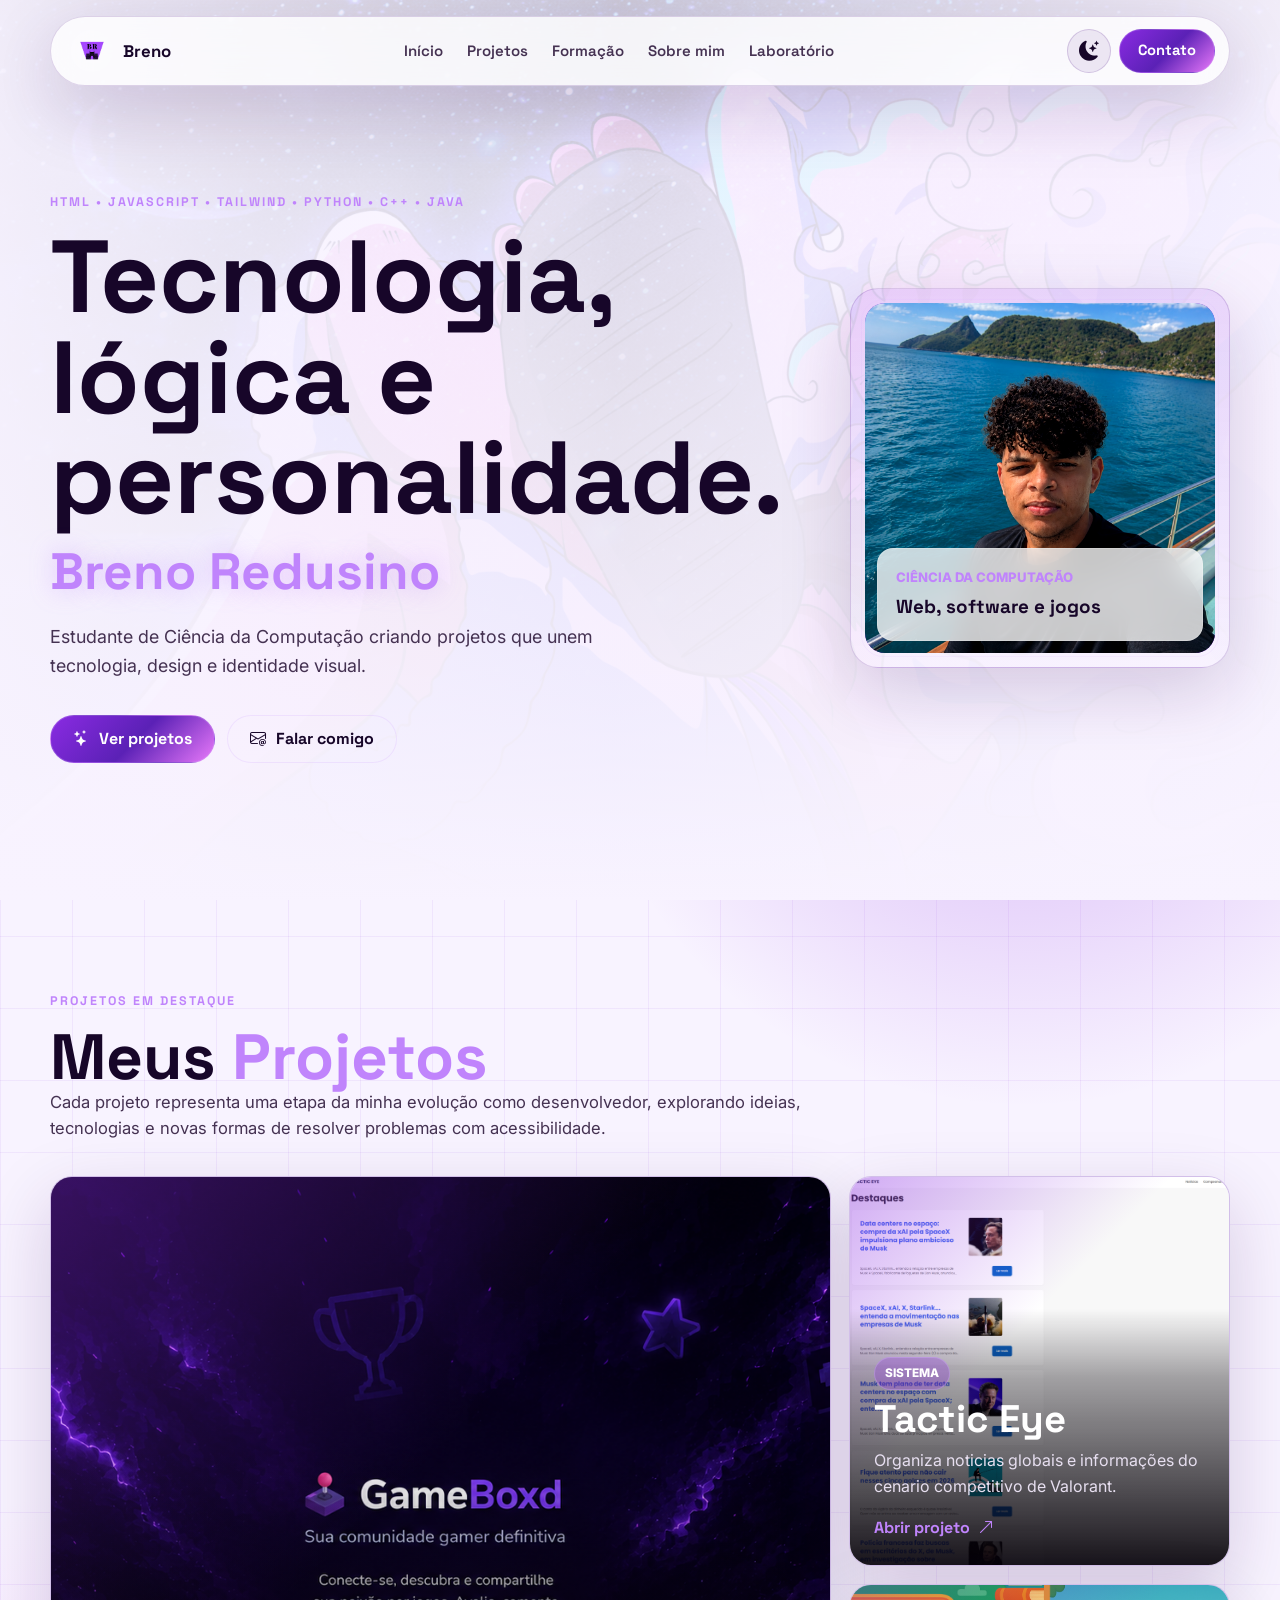
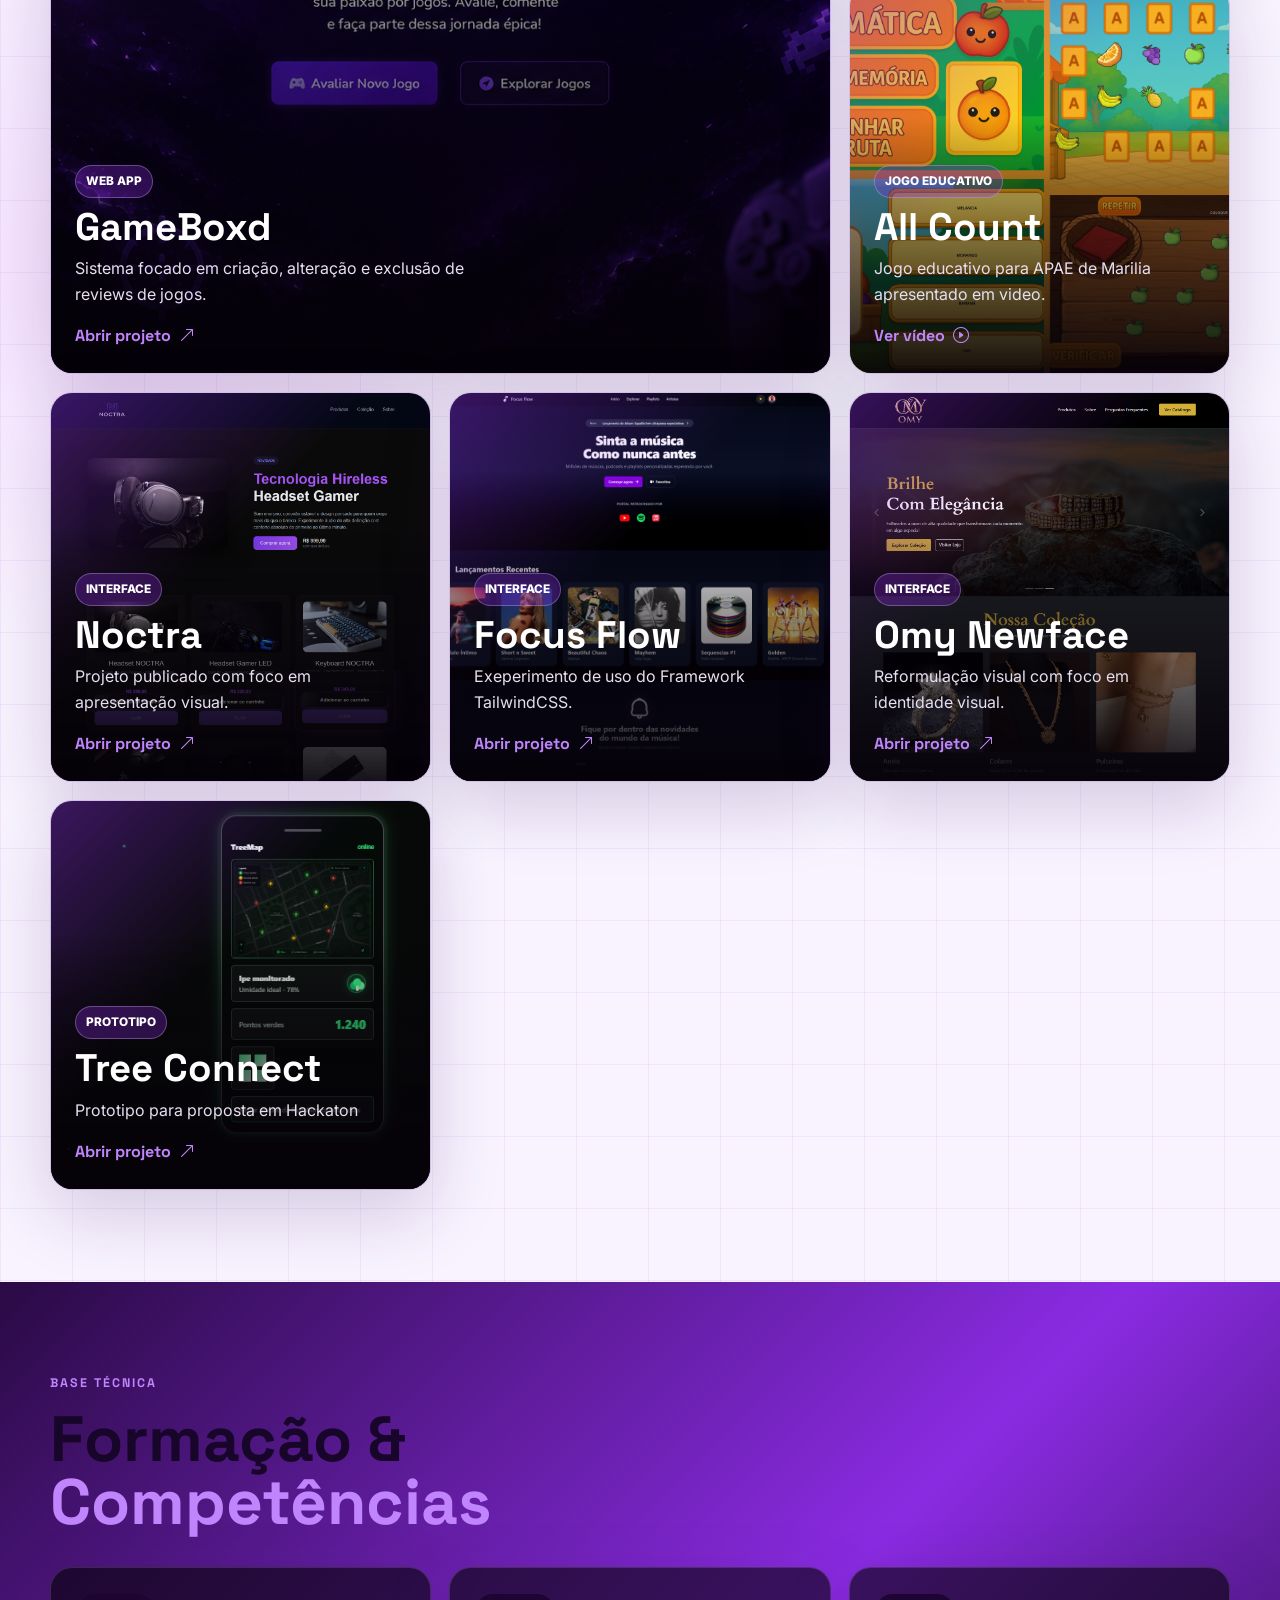
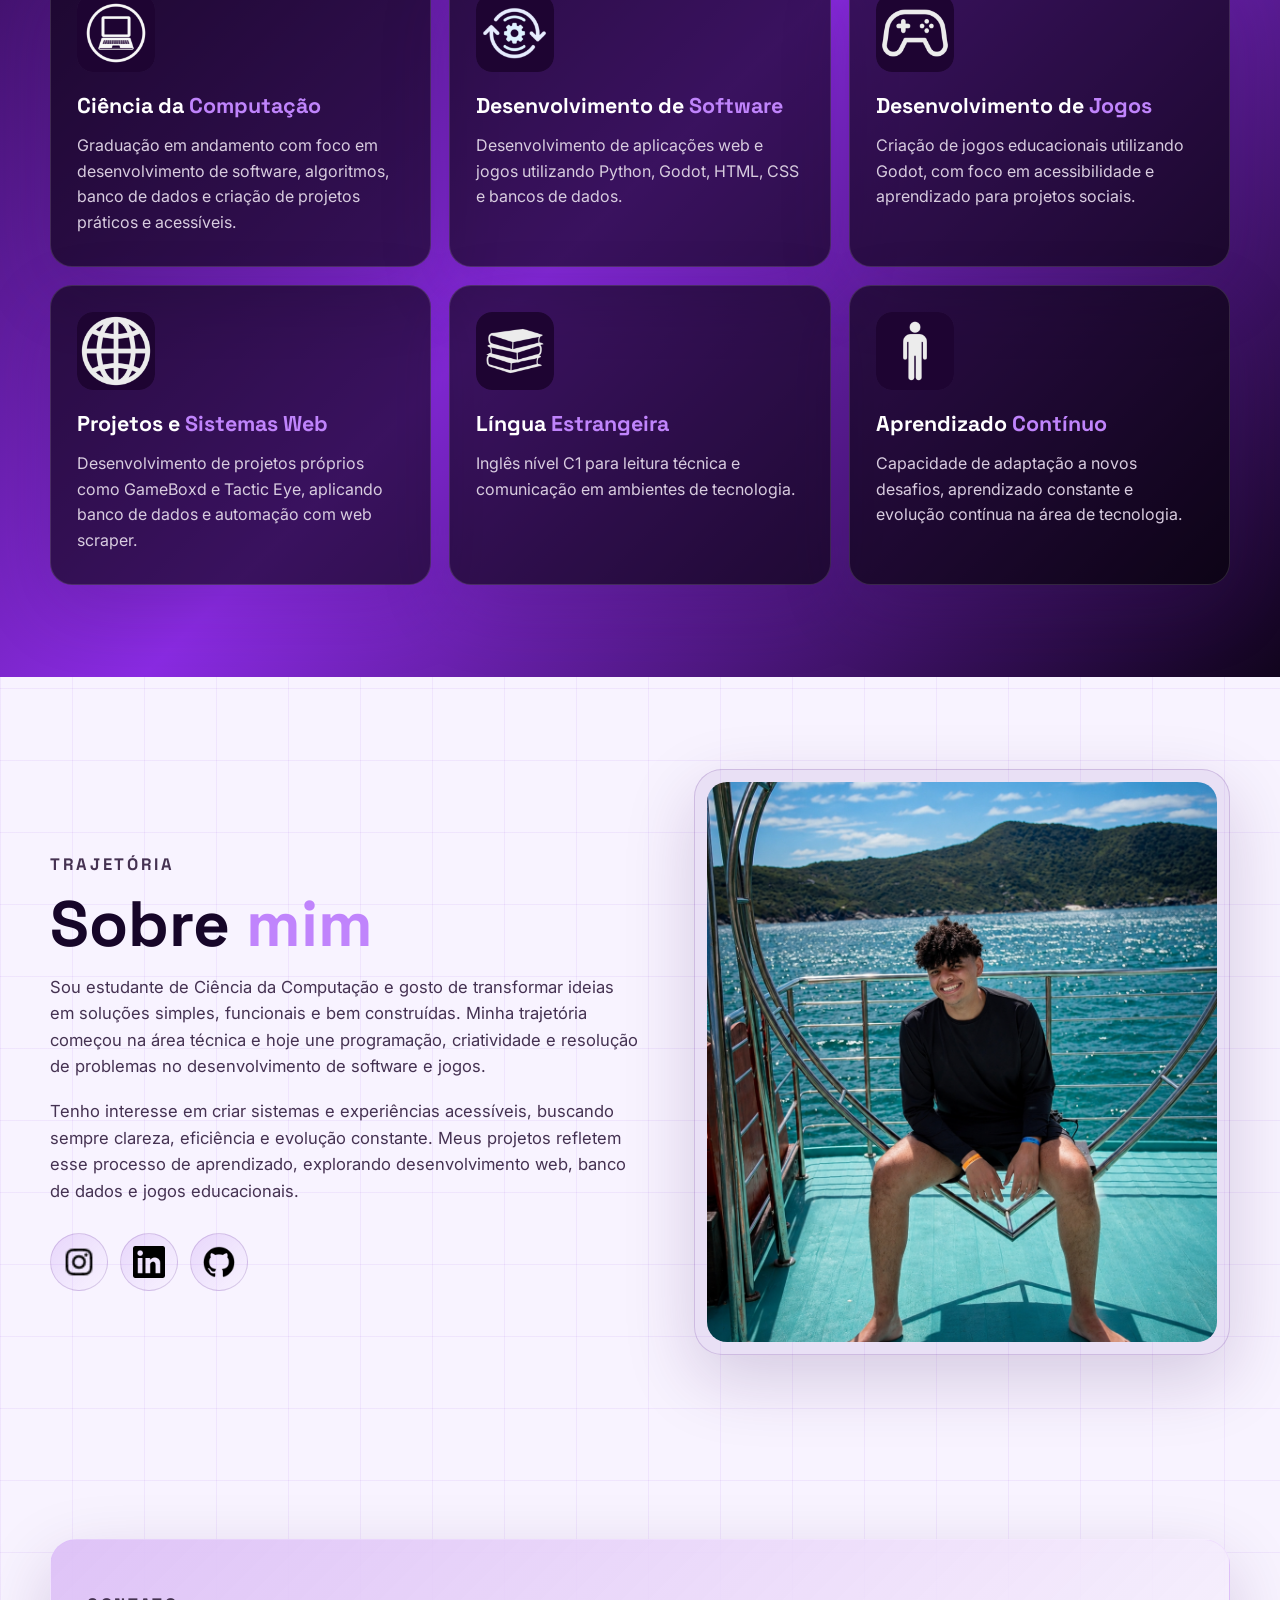
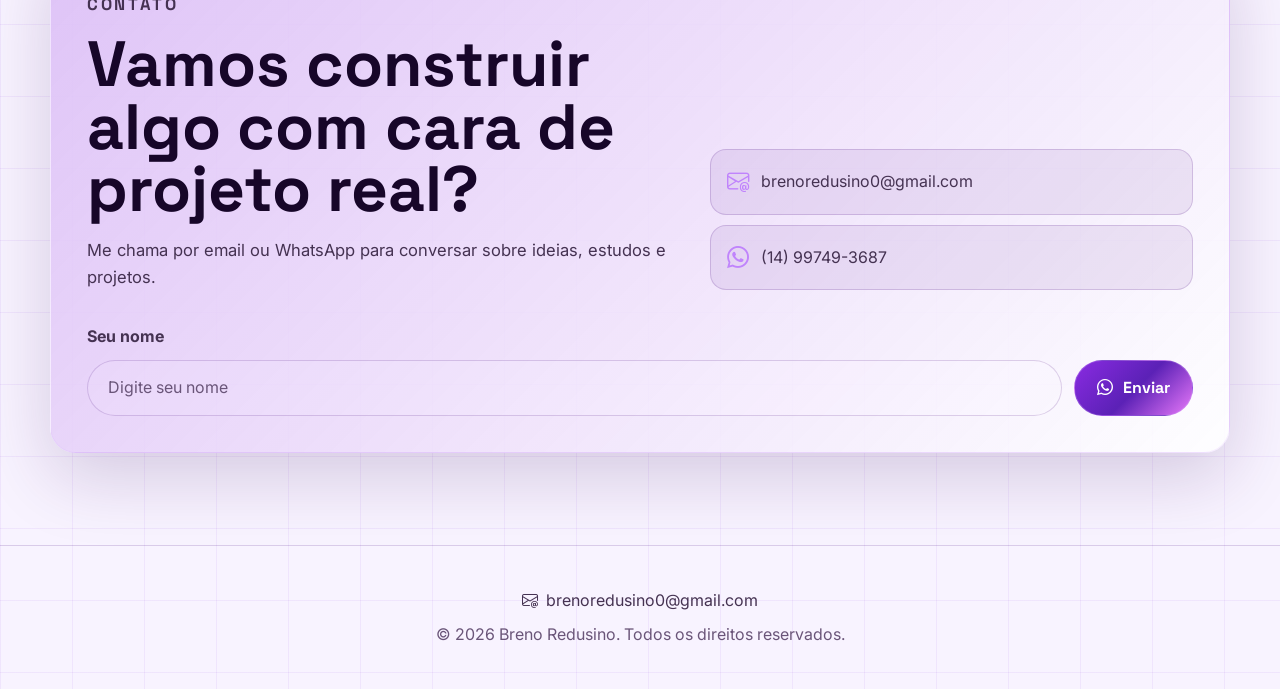
<file: index.html>
<!DOCTYPE html>
<html lang="pt-br">
<head>
    <meta charset="UTF-8">
    <meta name="viewport" content="width=device-width, initial-scale=1.0">
    <meta name="description" content="Portf&oacute;lio de Breno Redusino, estudante de Ci&ecirc;ncia da Computa&ccedil;&atilde;o e desenvolvedor de projetos web, software e jogos.">
    <link rel="preconnect" href="https://fonts.googleapis.com">
    <link rel="preconnect" href="https://fonts.gstatic.com" crossorigin>
    <link href="https://fonts.googleapis.com/css2?family=Inter:wght@400;500;600;700;800&family=Space+Grotesk:wght@500;600;700&display=swap" rel="stylesheet">
    <link rel="stylesheet" href="https://cdn.jsdelivr.net/npm/bootstrap-icons@1.11.3/font/bootstrap-icons.min.css">
    <link rel="stylesheet" href="assets/css/pages/home.css">
    <title>Breno Redusino | Portf&oacute;lio</title>
</head>

<body>
    <header class="site-header" id="topo">
        <a class="brand" href="#inicial" aria-label="Ir para o in&iacute;cio">
            <img src="assets/images/fotos/logo.png" alt="Logo do Breno">
            <span>Breno</span>
        </a>

        <nav class="desktop-nav" aria-label="Menu principal">
            <a href="#inicial">In&iacute;cio</a>
            <a href="#projetos">Projetos</a>
            <a href="#formacao">Forma&ccedil;&atilde;o</a>
            <a href="#sobre-mim">Sobre mim</a>
            <a href="pages/lab.html">Laborat&oacute;rio</a>
        </nav>

        <div class="header-actions">
            <button class="icon-button" id="theme-toggle" type="button" aria-label="Alternar tema">
                <i class="bi bi-sun-fill theme-icon-light"></i>
                <i class="bi bi-moon-stars-fill theme-icon-dark"></i>
            </button>
            <a class="button button-compact" href="#contato">Contato</a>
            <button class="icon-button mobile-trigger" id="mobile-menu-button" type="button" aria-label="Abrir menu" aria-expanded="false" aria-controls="mobile-menu">
                <i class="bi bi-list"></i>
            </button>
        </div>

        <nav class="mobile-nav" id="mobile-menu" aria-label="Menu mobile">
            <a href="#inicial">In&iacute;cio</a>
            <a href="#projetos">Projetos</a>
            <a href="#formacao">Forma&ccedil;&atilde;o</a>
            <a href="#sobre-mim">Sobre mim</a>
            <a href="pages/lab.html">Laborat&oacute;rio</a>
            <a href="#contato">Contato</a>
        </nav>
    </header>

    <main>
        <section class="hero section-shell" id="inicial">
            <div class="hero-backdrop" aria-hidden="true"></div>
            <div class="hero-content">
                <div class="hero-copy">
                    <p class="eyebrow">HTML • JavaScript • Tailwind • Python • C++ • Java</p>
                    <h1>Tecnologia, lógica e personalidade.</h1>
                    <p class="hero-name">Breno Redusino</p>
                    <p class="hero-description">
                        Estudante de Ciência da Computação criando projetos que unem tecnologia, design e identidade visual.
                    <div class="hero-actions">
                        <a class="button" href="#projetos">
                            <i class="bi bi-stars"></i>
                            Ver projetos
                        </a>
                        <a class="button button-ghost" href="mailto:brenoredusino0@gmail.com">
                            <i class="bi bi-envelope-at"></i>
                            Falar comigo
                        </a>
                    </div>
                </div>

                <aside class="profile-panel" aria-label="Resumo de Breno">
                    <div class="profile-photo-wrap">
                        <img src="assets/images/projetos/breno.png" alt="Foto de Breno Redusino" class="profile-photo">
                    </div>
                    <div class="profile-meta">
                        <span>Ci&ecirc;ncia da Computa&ccedil;&atilde;o</span>
                        <strong>Web, software e jogos</strong>
                    </div>
                </aside>
            </div>
        </section>

        <section class="projects section-shell" id="projetos">
            <div class="section-heading">
                <p class="eyebrow">Projetos em destaque</p>
                <h2>Meus <span>Projetos</span></h2>
                <p>Cada projeto representa uma etapa da minha evolu&ccedil;&atilde;o como desenvolvedor, explorando ideias, tecnologias e novas formas de resolver problemas com acessibilidade.</p>
            </div>

            <div class="project-grid">
                <a class="project-card project-card-large" href="https://gameboxd.online" target="_blank" rel="noopener noreferrer">
                    <img src="assets/images/projetos/GameBoxd.png" alt="Preview do projeto GameBoxd">
                    <div class="project-overlay">
                        <span class="project-tag">Web app</span>
                        <h3>GameBoxd</h3>
                        <p>Sistema focado em criação, alteração e exclusão de reviews de jogos.</p>
                        <span class="project-link">Abrir projeto <i class="bi bi-arrow-up-right"></i></span>
                    </div>
                </a>

                <a class="project-card" href="https://tactic-eye.onrender.com/" target="_blank" rel="noopener noreferrer">
                    <img src="assets/images/projetos/TaticEye.png" alt="Preview do projeto Tactic Eye">
                    <div class="project-overlay">
                        <span class="project-tag">Sistema</span>
                        <h3>Tactic Eye</h3>
                        <p>Organiza noticias globais e informações do cenario competitivo de Valorant.</p>
                        <span class="project-link">Abrir projeto <i class="bi bi-arrow-up-right"></i></span>
                    </div>
                </a>

                <a class="project-card" href="https://www.youtube.com/shorts/6MlwP1mmOAY" target="_blank" rel="noopener noreferrer">
                    <img src="assets/images/projetos/All Count.png" alt="Preview do projeto All Count">
                    <div class="project-overlay">
                        <span class="project-tag">Jogo Educativo</span>
                        <h3>All Count</h3>
                        <p>Jogo educativo para APAE de Marilia apresentado em video.</p>
                        <span class="project-link">Ver v&iacute;deo <i class="bi bi-play-circle"></i></span>
                    </div>
                </a>

                <a class="project-card" href="https://ybreno.github.io/NOCTRA/" target="_blank" rel="noopener noreferrer">
                    <img src="assets/images/projetos/Noctra.png" alt="Preview do projeto Noctra">
                    <div class="project-overlay">
                        <span class="project-tag">Interface</span>
                        <h3>Noctra</h3>
                        <p>Projeto publicado com foco em apresenta&ccedil;&atilde;o visual.</p>
                        <span class="project-link">Abrir projeto <i class="bi bi-arrow-up-right"></i></span>
                    </div>
                </a>

                <a class="project-card" href="https://ybreno.github.io/Focus-Flow/" target="_blank" rel="noopener noreferrer">
                    <img src="assets/images/projetos/FocusFlow.png" alt="Preview do projeto FocusFlow">
                    <div class="project-overlay">
                        <span class="project-tag">Interface</span>
                        <h3>Focus Flow</h3>
                        <p>Exeperimento de uso do Framework TailwindCSS.</p>
                        <span class="project-link">Abrir projeto <i class="bi bi-arrow-up-right"></i></span>
                    </div>
                </a>

                <a class="project-card" href="https://ybreno.github.io/Omy-newface/" target="_blank" rel="noopener noreferrer">
                    <img src="assets/images/projetos/Omy.png" alt="Preview do projeto Omy Newface">
                    <div class="project-overlay">
                        <span class="project-tag">Interface</span>
                        <h3>Omy Newface</h3>
                        <p>Reformulação visual com foco em identidade visual.</p>
                        <span class="project-link">Abrir projeto <i class="bi bi-arrow-up-right"></i></span>
                    </div>
                </a>

                <a class="project-card" href="https://tree-connect-phi.vercel.app/" target="_blank" rel="noopener noreferrer">
                    <img src="assets\images\projetos\TreeConnect.png" alt="Preview do projeto Tree Connect">
                    <div class="project-overlay">
                        <span class="project-tag">Prototipo</span>
                        <h3>Tree Connect</h3>
                        <p>Prototipo para proposta em Hackaton</p>
                        <span class="project-link">Abrir projeto <i class="bi bi-arrow-up-right"></i></span>
                    </div>
                </a>
            </div>
        </section>

        <section class="skills section-shell" id="formacao">
            <div class="section-heading">
                <p class="eyebrow">Base t&eacute;cnica</p>
                <h2>Forma&ccedil;&atilde;o & <span>Compet&ecirc;ncias</span></h2>
            </div>

            <div class="skill-grid">
                <article class="skill-card">
                    <img src="assets/images/fotos/BCC.png" alt="">
                    <h3>Ci&ecirc;ncia da <span>Computa&ccedil;&atilde;o</span></h3>
                    <p>Gradua&ccedil;&atilde;o em andamento com foco em desenvolvimento de software, algoritmos, banco de dados e cria&ccedil;&atilde;o de projetos pr&aacute;ticos e acess&iacute;veis.</p>
                </article>

                <article class="skill-card">
                    <img src="assets/images/fotos/Software.png" alt="">
                    <h3>Desenvolvimento de <span>Software</span></h3>
                    <p>Desenvolvimento de aplica&ccedil;&otilde;es web e jogos utilizando Python, Godot, HTML, CSS e bancos de dados.</p>
                </article>

                <article class="skill-card">
                    <img src="assets/images/fotos/Games.png" alt="">
                    <h3>Desenvolvimento de <span>Jogos</span></h3>
                    <p>Cria&ccedil;&atilde;o de jogos educacionais utilizando Godot, com foco em acessibilidade e aprendizado para projetos sociais.</p>
                </article>

                <article class="skill-card">
                    <img src="assets/images/fotos/Web.png" alt="">
                    <h3>Projetos e <span>Sistemas Web</span></h3>
                    <p>Desenvolvimento de projetos pr&oacute;prios como GameBoxd e Tactic Eye, aplicando banco de dados e automa&ccedil;&atilde;o com web scraper.</p>
                </article>

                <article class="skill-card">
                    <img src="assets/images/fotos/Ingles.png" alt="">
                    <h3>L&iacute;ngua <span>Estrangeira</span></h3>
                    <p>Ingl&ecirc;s n&iacute;vel C1 para leitura t&eacute;cnica e comunica&ccedil;&atilde;o em ambientes de tecnologia.</p>
                </article>

                <article class="skill-card">
                    <img src="assets/images/fotos/Pessoa.png" alt="">
                    <h3>Aprendizado <span>Cont&iacute;nuo</span></h3>
                    <p>Capacidade de adapta&ccedil;&atilde;o a novos desafios, aprendizado constante e evolu&ccedil;&atilde;o cont&iacute;nua na &aacute;rea de tecnologia.</p>
                </article>
            </div>
        </section>

        <section class="about section-shell" id="sobre-mim">
            <div class="about-copy">
                <p class="eyebrow">Trajet&oacute;ria</p>
                <h2>Sobre <span>mim</span></h2>
                <p>
                    Sou estudante de Ci&ecirc;ncia da Computa&ccedil;&atilde;o e gosto de transformar ideias em solu&ccedil;&otilde;es simples, funcionais e bem constru&iacute;das. Minha trajet&oacute;ria come&ccedil;ou na &aacute;rea t&eacute;cnica e hoje une programa&ccedil;&atilde;o, criatividade e resolu&ccedil;&atilde;o de problemas no desenvolvimento de software e jogos.
                </p>
                <p>
                    Tenho interesse em criar sistemas e experi&ecirc;ncias acess&iacute;veis, buscando sempre clareza, efici&ecirc;ncia e evolu&ccedil;&atilde;o constante. Meus projetos refletem esse processo de aprendizado, explorando desenvolvimento web, banco de dados e jogos educacionais.
                </p>

                <div class="social-links">
                    <a href="https://www.instagram.com/thatsmebreno/" target="_blank" rel="noopener noreferrer" aria-label="Instagram de Breno">
                        <img id="insta_icon" src="assets/images/fotos/instagram.png" alt="">
                    </a>
                    <a href="https://www.linkedin.com/in/ybreno/" target="_blank" rel="noopener noreferrer" aria-label="LinkedIn de Breno">
                        <img id="linkedin_icon" src="assets/images/fotos/linedin.png" alt="">
                    </a>
                    <a href="https://github.com/yBreno" target="_blank" rel="noopener noreferrer" aria-label="GitHub de Breno">
                        <img id="github_icon" src="assets/images/fotos/git.png" alt="">
                    </a>
                </div>
            </div>

            <div class="about-image">
                <img src="assets/images/fotos/sobre_mim.png" alt="Breno em foto de perfil">
            </div>
        </section>

        <section class="contact section-shell" id="contato">
            <div class="contact-card">
                <div>
                    <p class="eyebrow">Contato</p>
                    <h2>Vamos construir algo com cara de projeto real?</h2>
                    <p>Me chama por email ou WhatsApp para conversar sobre ideias, estudos e projetos.</p>
                </div>

                <div class="contact-links">
                    <a href="mailto:brenoredusino0@gmail.com">
                        <i class="bi bi-envelope-at"></i>
                        brenoredusino0@gmail.com
                    </a>
                    <a href="https://api.whatsapp.com/send?phone=5514997493687" target="_blank" rel="noopener noreferrer">
                        <i class="bi bi-whatsapp"></i>
                        (14) 99749-3687
                    </a>
                </div>

                <form class="contact-form" id="contact-form">
                    <label for="contact-name">Seu nome</label>
                    <div class="form-row">
                        <input id="contact-name" name="nome" type="text" autocomplete="name" placeholder="Digite seu nome">
                        <button class="button" type="submit">
                            <i class="bi bi-whatsapp"></i>
                            Enviar
                        </button>
                    </div>
                </form>
            </div>
        </section>
    </main>

    <footer class="site-footer">
        <a href="mailto:brenoredusino0@gmail.com">
            <i class="bi bi-envelope-at"></i>
            brenoredusino0@gmail.com
        </a>
        <p>&copy; 2026 Breno Redusino. Todos os direitos reservados.</p>
    </footer>

    <script src="assets/js/main.js"></script>
</body>
</html>
</file>
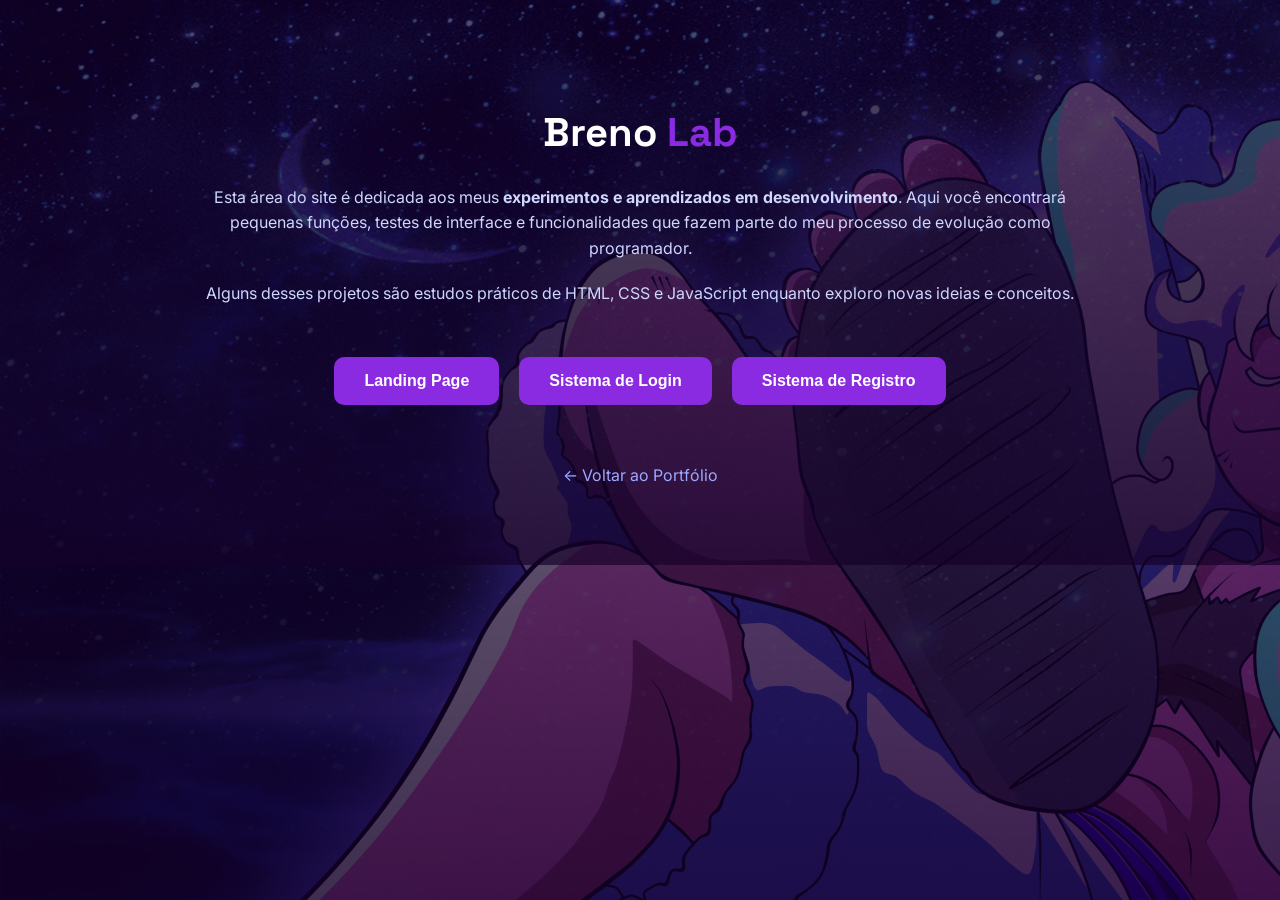
<file: lab.html>
<!DOCTYPE html>
<html lang="pt-br">
<head>
    <meta charset="UTF-8">
    <meta name="viewport" content="width=device-width, initial-scale=1.0">
    <link rel="preconnect" href="https://fonts.googleapis.com">
    <link rel="preconnect" href="https://fonts.gstatic.com" crossorigin>
    <link href="https://fonts.googleapis.com/css2?family=Inter:wght@300;400;600&family=Space+Grotesk:wght@400;600&display=swap" rel="stylesheet">
    <link rel="stylesheet" href="estilo-lab.css">
    <title>Dev Lab | Breno</title>
</head>

<body>

    <div class="container">

        <h1>Breno <span>Lab</span></h1>

        <p>
        Esta área do site é dedicada aos meus <b>experimentos e aprendizados em desenvolvimento</b>.
        Aqui você encontrará pequenas funções, testes de interface e funcionalidades que fazem parte do meu processo de evolução como programador.
        </p>

        <p>
        Alguns desses projetos são estudos práticos de HTML, CSS e JavaScript enquanto exploro novas ideias e conceitos.
        </p>

        <div class="experimentos">

            <a href="landpage.html">
                <button>Landing Page</button>
            </a>

            <a href="login.html">
            <button>Sistema de Login</button>
            </a>

            <a href="registro.html">
            <button>Sistema de Registro</button>
            </a>

        </div>

        <div class="voltar">
            <a href="index.html">← Voltar ao Portfólio</a>
        </div>

    </div>

</body>
</html>
</file>
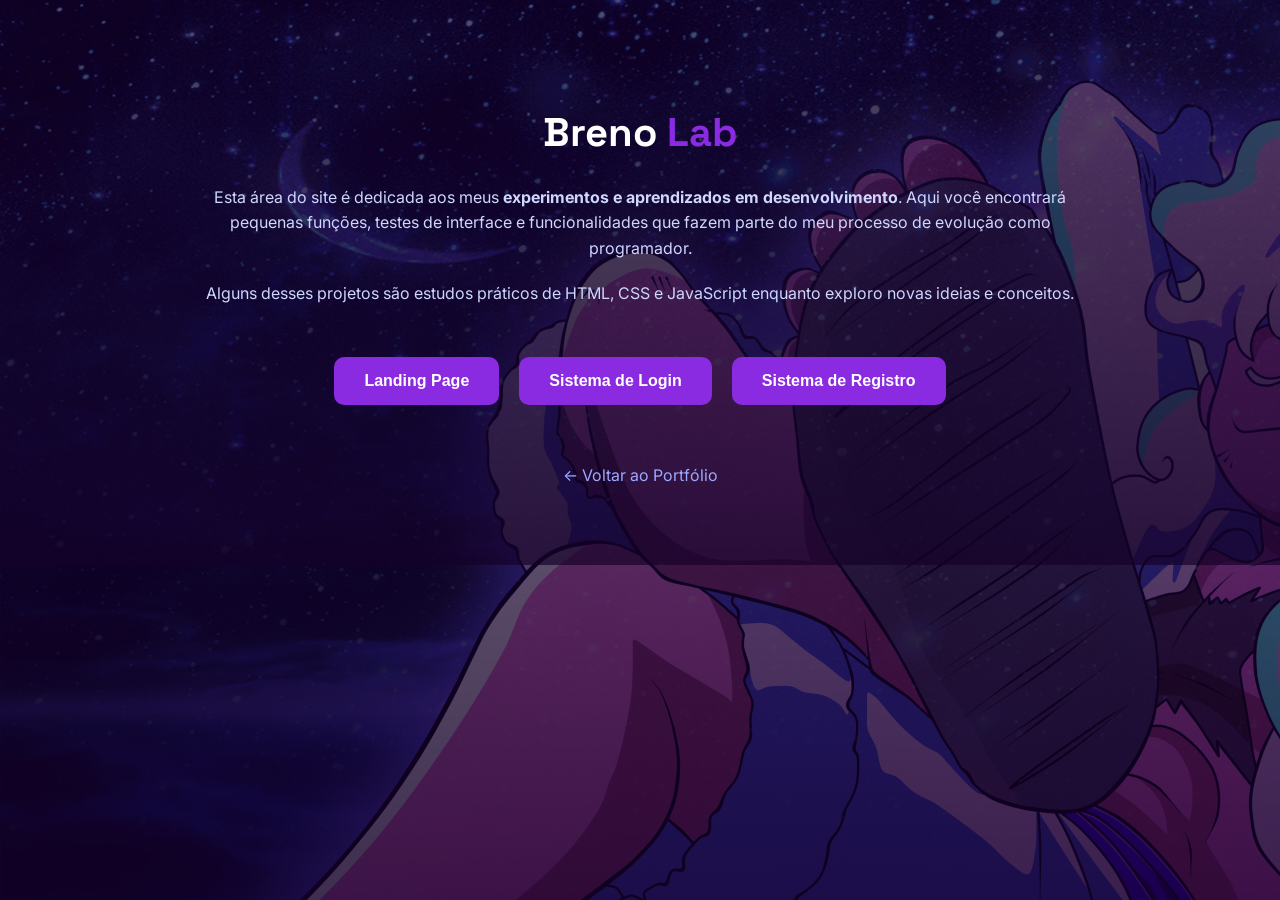
<file: pages/lab.html>
<!DOCTYPE html>
<html lang="pt-br">
<head>
    <meta charset="UTF-8">
    <meta name="viewport" content="width=device-width, initial-scale=1.0">
    <link rel="preconnect" href="https://fonts.googleapis.com">
    <link rel="preconnect" href="https://fonts.gstatic.com" crossorigin>
    <link href="https://fonts.googleapis.com/css2?family=Inter:wght@300;400;600&family=Space+Grotesk:wght@400;600&display=swap" rel="stylesheet">
    <link rel="stylesheet" href="../assets/css/pages/lab.css">
    <title>Dev Lab | Breno</title>
</head>

<body>

    <div class="container">

        <h1>Breno <span>Lab</span></h1>

        <p>
        Esta área do site é dedicada aos meus <b>experimentos e aprendizados em desenvolvimento</b>.
        Aqui você encontrará pequenas funções, testes de interface e funcionalidades que fazem parte do meu processo de evolução como programador.
        </p>

        <p>
        Alguns desses projetos são estudos práticos de HTML, CSS e JavaScript enquanto exploro novas ideias e conceitos.
        </p>

        <div class="experimentos">

            <a href="landingpage.html">
                <button>Landing Page</button>
            </a>

            <a href="login.html">
            <button>Sistema de Login</button>
            </a>

            <a href="registro.html">
            <button>Sistema de Registro</button>
            </a>

        </div>

        <div class="voltar">
            <a href="../index.html">← Voltar ao Portfólio</a>
        </div>

    </div>

</body>
</html>
</file>
<file: assets/css/pages/home.css>
:root {
    --bg: #050108;
    --bg-elevated: rgba(18, 5, 31, 0.82);
    --bg-soft: #100419;
    --surface: rgba(255, 255, 255, 0.055);
    --surface-strong: rgba(138, 43, 226, 0.16);
    --text: #ffffff;
    --text-muted: #cfc3dc;
    --text-soft: #9e8eac;
    --line: rgba(216, 180, 254, 0.18);
    --purple: #8a2be2;
    --purple-bright: #c084fc;
    --purple-deep: #351157;
    --pink: #e879f9;
    --shadow: 0 24px 80px rgba(0, 0, 0, 0.48);
    --glow: 0 0 34px rgba(192, 132, 252, 0.36);
    --radius: 8px;
    --font-text: "Inter", sans-serif;
    --font-title: "Space Grotesk", sans-serif;
}

body.light-theme {
    --bg: #f8f3ff;
    --bg-elevated: rgba(255, 255, 255, 0.86);
    --bg-soft: #efe4ff;
    --surface: rgba(87, 35, 139, 0.09);
    --surface-strong: rgba(138, 43, 226, 0.14);
    --text: #170629;
    --text-muted: #453252;
    --text-soft: #6a5579;
    --line: rgba(80, 22, 135, 0.18);
    --shadow: 0 24px 70px rgba(53, 17, 87, 0.18);
    --glow: 0 0 28px rgba(138, 43, 226, 0.22);
}

* {
    box-sizing: border-box;
    margin: 0;
    padding: 0;
}

html {
    scroll-behavior: smooth;
    overflow-x: hidden;
}

body {
    min-height: 100vh;
    background:
        linear-gradient(90deg, rgba(138, 43, 226, 0.07) 1px, transparent 1px),
        linear-gradient(rgba(138, 43, 226, 0.07) 1px, transparent 1px),
        radial-gradient(circle at 80% 12%, rgba(138, 43, 226, 0.32), transparent 28rem),
        radial-gradient(circle at 10% 34%, rgba(232, 121, 249, 0.16), transparent 24rem),
        var(--bg);
    background-size: 72px 72px, 72px 72px, auto, auto, auto;
    color: var(--text);
    font-family: var(--font-text);
    line-height: 1.6;
    transition: background-color 0.25s ease, color 0.25s ease;
}

body::before {
    content: "";
    position: fixed;
    inset: 0;
    z-index: -2;
    pointer-events: none;
    background: linear-gradient(115deg, transparent 0 45%, rgba(138, 43, 226, 0.1) 45% 45.4%, transparent 45.4% 100%);
}

img {
    display: block;
    max-width: 100%;
}

a {
    color: inherit;
    text-decoration: none;
}

button,
input {
    font: inherit;
}

section {
    scroll-margin-top: 92px;
}

.section-shell {
    width: min(1180px, calc(100% - 40px));
    margin: 0 auto;
}

.site-header {
    position: fixed;
    z-index: 50;
    top: 16px;
    left: 50%;
    width: min(1180px, calc(100% - 32px));
    transform: translateX(-50%);
    display: grid;
    grid-template-columns: auto 1fr auto;
    align-items: center;
    gap: 24px;
    padding: 12px 14px;
    border: 1px solid var(--line);
    border-radius: 999px;
    background: rgba(6, 1, 10, 0.76);
    box-shadow: var(--shadow);
    backdrop-filter: blur(18px);
}

body.light-theme .site-header {
    background: rgba(255, 255, 255, 0.78);
}

.brand,
.desktop-nav,
.header-actions,
.hero-actions,
.social-links,
.contact-links a,
.site-footer a {
    display: flex;
    align-items: center;
}

.brand {
    gap: 10px;
    padding-left: 6px;
    color: var(--text);
    font-family: var(--font-title);
    font-size: 1.05rem;
    font-weight: 700;
}

.brand img {
    width: 42px;
    height: 42px;
    object-fit: contain;
    border-radius: 50%;
    background: rgba(255, 255, 255, 0.08);
}

.desktop-nav {
    justify-content: center;
    gap: 24px;
    color: var(--text-muted);
    font-family: var(--font-title);
    font-size: 0.94rem;
    font-weight: 600;
}

.desktop-nav a,
.mobile-nav a {
    transition: color 0.2s ease, background 0.2s ease, transform 0.2s ease;
}

.desktop-nav a:hover,
.mobile-nav a:hover {
    color: var(--purple-bright);
}

.header-actions {
    gap: 8px;
}

.icon-button,
.button {
    border: 0;
    cursor: pointer;
}

.icon-button {
    width: 44px;
    height: 44px;
    display: inline-grid;
    place-items: center;
    border: 1px solid var(--line);
    border-radius: 50%;
    background: var(--surface);
    color: var(--text);
    font-size: 1.25rem;
    transition: transform 0.2s ease, border-color 0.2s ease, box-shadow 0.2s ease;
}

.icon-button:hover,
.button:hover {
    transform: translateY(-2px);
    border-color: rgba(216, 180, 254, 0.5);
    box-shadow: var(--glow);
}

.theme-icon-dark {
    display: none;
}

body.light-theme .theme-icon-light {
    display: none;
}

body.light-theme .theme-icon-dark {
    display: inline-block;
}

.button {
    display: inline-flex;
    align-items: center;
    justify-content: center;
    gap: 10px;
    min-height: 48px;
    padding: 0 22px;
    border: 1px solid rgba(216, 180, 254, 0.28);
    border-radius: 999px;
    background: linear-gradient(135deg, var(--purple), #5b21b6 52%, var(--pink));
    color: #fff;
    font-family: var(--font-title);
    font-weight: 700;
    letter-spacing: 0;
    transition: transform 0.2s ease, box-shadow 0.2s ease, border-color 0.2s ease;
}

.button-compact {
    min-height: 44px;
    padding: 0 18px;
    font-size: 0.92rem;
}

.button-ghost {
    background: rgba(255, 255, 255, 0.055);
    color: var(--text);
}

.mobile-trigger,
.mobile-nav {
    display: none;
}

.mobile-nav {
    grid-column: 1 / -1;
    padding: 8px;
    border-top: 1px solid var(--line);
}

.mobile-nav.is-open {
    display: grid;
    gap: 6px;
}

.mobile-nav a {
    padding: 12px 14px;
    border-radius: var(--radius);
    color: var(--text-muted);
    font-family: var(--font-title);
    font-weight: 700;
}

.mobile-nav a:hover {
    background: var(--surface-strong);
}

.hero {
    position: relative;
    min-height: 100vh;
    display: grid;
    align-items: center;
    padding: 132px 0 76px;
}

.hero-backdrop {
    position: absolute;
    inset: 0 calc((100vw - 100%) / -2);
    z-index: -1;
    background:
        linear-gradient(90deg, rgba(5, 1, 8, 0.92), rgba(5, 1, 8, 0.62) 48%, rgba(5, 1, 8, 0.92)),
        linear-gradient(180deg, rgba(5, 1, 8, 0.42), var(--bg)),
        url("../../images/fotos/wall-roxo-one.png") center / cover;
}

body.light-theme .hero-backdrop {
    background:
        linear-gradient(90deg, rgba(248, 243, 255, 0.94), rgba(248, 243, 255, 0.64) 48%, rgba(248, 243, 255, 0.94)),
        linear-gradient(180deg, rgba(248, 243, 255, 0.5), var(--bg)),
        url("../../images/fotos/wall-roxo-one.png") center / cover;
}

.hero-content {
    display: grid;
    grid-template-columns: minmax(0, 1fr) 380px;
    align-items: center;
    gap: 56px;
}

.eyebrow {
    margin-bottom: 14px;
    color: var(--purple-bright);
    font-family: var(--font-title);
    font-size: 0.78rem;
    font-weight: 700;
    letter-spacing: 0.16em;
    text-transform: uppercase;
}

.hero h1,
.section-heading h2,
.about h2,
.contact h2 {
    font-family: var(--font-title);
    line-height: 0.98;
    letter-spacing: 0;
}

.hero h1 {
    max-width: 780px;
    font-size: clamp(3rem, 8vw, 6.8rem);
}

.hero-name {
    margin-top: 18px;
    color: var(--purple-bright);
    font-family: var(--font-title);
    font-size: clamp(2.1rem, 4vw, 4rem);
    font-weight: 700;
    line-height: 1;
    text-shadow: 0 0 24px rgba(192, 132, 252, 0.4);
}

.hero-description {
    max-width: 610px;
    margin-top: 26px;
    color: var(--text-muted);
    font-size: 1.12rem;
}

.hero-actions {
    flex-wrap: wrap;
    gap: 12px;
    margin-top: 34px;
}

.profile-panel {
    position: relative;
    border: 1px solid var(--line);
    border-radius: 28px;
    padding: 14px;
    background: linear-gradient(180deg, var(--surface-strong), rgba(255, 255, 255, 0.035));
    box-shadow: var(--shadow);
    overflow: hidden;
}

.profile-panel::before {
    content: "";
    position: absolute;
    inset: 10px;
    border: 1px solid rgba(216, 180, 254, 0.16);
    border-radius: 22px;
    pointer-events: none;
}

.profile-photo-wrap {
    overflow: hidden;
    border-radius: 20px;
    background: var(--purple);
}

.profile-photo {
    width: 100%;
    aspect-ratio: 1;
    object-fit: cover;
    filter: saturate(1.05) contrast(1.06);
}

.profile-meta {
    position: absolute;
    right: 26px;
    bottom: 26px;
    left: 26px;
    padding: 18px;
    border: 1px solid rgba(255, 255, 255, 0.18);
    border-radius: 16px;
    background: rgba(10, 2, 17, 0.72);
    backdrop-filter: blur(12px);
}

body.light-theme .profile-meta {
    background: rgba(255, 255, 255, 0.78);
}

.profile-meta span {
    display: block;
    color: var(--purple-bright);
    font-size: 0.82rem;
    font-weight: 800;
    text-transform: uppercase;
}

.profile-meta strong {
    display: block;
    margin-top: 4px;
    font-family: var(--font-title);
    font-size: 1.18rem;
}

.projects,
.skills,
.about,
.contact {
    padding: 92px 0;
}

.section-heading {
    max-width: 760px;
    margin-bottom: 34px;
}

.section-heading h2,
.about h2,
.contact h2 {
    font-size: clamp(2.2rem, 5vw, 4.4rem);
}

.section-heading h2 span,
.about h2 span {
    color: var(--purple-bright);
}

.section-heading p:not(.eyebrow),
.about-copy p,
.contact-card p {
    color: var(--text-muted);
    font-size: 1.04rem;
}

.project-grid {
    display: grid;
    grid-template-columns: repeat(3, minmax(0, 1fr));
    grid-auto-rows: 390px;
    gap: 18px;
}

.project-card {
    position: relative;
    min-height: 360px;
    border: 1px solid var(--line);
    border-radius: 22px;
    background: var(--bg-soft);
    box-shadow: var(--shadow);
    overflow: hidden;
    isolation: isolate;
}

.project-card-large {
    grid-column: span 2;
    grid-row: span 2;
}

.project-card::before {
    content: "";
    position: absolute;
    inset: 0;
    z-index: 1;
    background:
        linear-gradient(180deg, transparent 0 34%, rgba(5, 1, 8, 0.36) 52%, rgba(5, 1, 8, 0.92) 100%),
        linear-gradient(135deg, rgba(138, 43, 226, 0.4), transparent 42%);
    transition: opacity 0.28s ease;
}

.project-card img {
    width: 100%;
    height: 100%;
    object-fit: cover;
    object-position: top center;
    transform: scale(1.01);
    transition: transform 0.55s ease, filter 0.55s ease;
}

.project-card:hover img {
    transform: scale(1.08);
    filter: saturate(1.18) contrast(1.08);
}

.project-card:hover {
    border-color: rgba(216, 180, 254, 0.5);
    box-shadow: 0 26px 90px rgba(138, 43, 226, 0.18);
}

.project-overlay {
    position: absolute;
    z-index: 2;
    right: 0;
    bottom: 0;
    left: 0;
    padding: 24px;
}

.project-tag {
    display: inline-flex;
    margin-bottom: 10px;
    padding: 6px 10px;
    border: 1px solid rgba(216, 180, 254, 0.35);
    border-radius: 999px;
    background: rgba(138, 43, 226, 0.3);
    color: #fff;
    font-size: 0.74rem;
    font-weight: 800;
    text-transform: uppercase;
}

.project-overlay h3 {
    color: #fff;
    font-family: var(--font-title);
    font-size: clamp(1.65rem, 3vw, 3rem);
    line-height: 1;
}

.project-overlay p {
    max-width: 430px;
    margin-top: 10px;
    color: #e7dff0;
}

.project-link {
    display: inline-flex;
    align-items: center;
    gap: 8px;
    margin-top: 16px;
    color: var(--purple-bright);
    font-family: var(--font-title);
    font-weight: 700;
}

.skills {
    position: relative;
    width: 100%;
    max-width: none;
    padding-right: max(20px, calc((100vw - 1180px) / 2));
    padding-left: max(20px, calc((100vw - 1180px) / 2));
    background: linear-gradient(135deg, #2a0a45, var(--purple), #11041d);
}

.skills .section-heading {
    width: min(760px, 100%);
}

.skill-grid {
    display: grid;
    grid-template-columns: repeat(3, minmax(0, 1fr));
    gap: 18px;
}

.skill-card {
    min-height: 300px;
    padding: 26px;
    border: 1px solid rgba(255, 255, 255, 0.13);
    border-radius: 22px;
    background: rgba(0, 0, 0, 0.58);
    box-shadow: var(--shadow);
}

.skill-card img {
    width: 78px;
    height: 78px;
    object-fit: contain;
    border-radius: 16px;
    background: rgba(255, 255, 255, 0.08);
}

.skill-card h3 {
    margin-top: 22px;
    color: #fff;
    font-family: var(--font-title);
    font-size: 1.34rem;
    line-height: 1.15;
}

.skill-card h3 span {
    color: var(--purple-bright);
}

.skill-card p {
    margin-top: 14px;
    color: #d8ccdf;
}

.about {
    display: grid;
    grid-template-columns: 1.05fr 0.95fr;
    align-items: center;
    gap: 52px;
}

.about-copy p {
    margin-top: 18px;
}

.social-links {
    gap: 12px;
    margin-top: 28px;
}

.social-links a {
    display: grid;
    width: 58px;
    height: 58px;
    place-items: center;
    border: 1px solid var(--line);
    border-radius: 50%;
    background: linear-gradient(135deg, var(--surface-strong), rgba(255, 255, 255, 0.04));
    transition: transform 0.2s ease, box-shadow 0.2s ease;
}

.social-links a:hover {
    transform: translateY(-3px);
    box-shadow: var(--glow);
}

.social-links img {
    width: 32px;
    height: 32px;
    object-fit: contain;
}

.about-image {
    position: relative;
    border: 1px solid var(--line);
    border-radius: 28px;
    padding: 12px;
    background: var(--surface);
    box-shadow: var(--shadow);
}

.about-image img {
    width: 100%;
    max-height: 560px;
    object-fit: cover;
    border-radius: 20px;
}

.contact-card {
    display: grid;
    grid-template-columns: 1fr 0.82fr;
    gap: 34px;
    align-items: end;
    padding: 36px;
    border: 1px solid rgba(216, 180, 254, 0.22);
    border-radius: 26px;
    background:
        linear-gradient(135deg, rgba(138, 43, 226, 0.28), rgba(255, 255, 255, 0.03)),
        var(--bg-elevated);
    box-shadow: var(--shadow);
}

.contact h2 {
    max-width: 720px;
}

.contact-card p {
    margin-top: 16px;
}

.contact-links {
    display: grid;
    gap: 10px;
}

.contact-links a {
    gap: 12px;
    padding: 14px 16px;
    border: 1px solid var(--line);
    border-radius: 16px;
    background: var(--surface);
    color: var(--text-muted);
    transition: color 0.2s ease, border-color 0.2s ease, transform 0.2s ease;
}

.contact-links a:hover {
    transform: translateY(-2px);
    border-color: rgba(216, 180, 254, 0.5);
    color: var(--text);
}

.contact-links i {
    color: var(--purple-bright);
    font-size: 1.4rem;
}

.contact-form {
    grid-column: 1 / -1;
    display: grid;
    gap: 10px;
}

.contact-form label {
    color: var(--text-muted);
    font-weight: 700;
}

.form-row {
    display: grid;
    grid-template-columns: 1fr auto;
    gap: 12px;
}

.contact-form input {
    min-height: 56px;
    width: 100%;
    border: 1px solid var(--line);
    border-radius: 999px;
    padding: 0 20px;
    background: rgba(255, 255, 255, 0.06);
    color: var(--text);
    outline: none;
    transition: border-color 0.2s ease, box-shadow 0.2s ease;
}

.contact-form input:focus {
    border-color: rgba(216, 180, 254, 0.6);
    box-shadow: 0 0 0 4px rgba(138, 43, 226, 0.18);
}

.contact-form input::placeholder {
    color: var(--text-soft);
}

.site-footer {
    display: grid;
    place-items: center;
    gap: 8px;
    padding: 42px 20px;
    border-top: 1px solid var(--line);
    color: var(--text-soft);
    text-align: center;
}

.site-footer a {
    gap: 8px;
    color: var(--text-muted);
}

.site-footer a:hover {
    color: var(--purple-bright);
}

@media (max-width: 980px) {
    .site-header {
        grid-template-columns: auto auto;
        border-radius: 24px;
    }

    .desktop-nav,
    .button-compact {
        display: none;
    }

    .header-actions {
        justify-content: end;
    }

    .mobile-trigger {
        display: inline-grid;
    }

    .hero-content,
    .about,
    .contact-card {
        grid-template-columns: 1fr;
    }

    .profile-panel {
        width: min(420px, 100%);
        margin: 0 auto;
    }

    .project-grid {
        grid-template-columns: repeat(2, minmax(0, 1fr));
        grid-auto-rows: 360px;
    }

    .project-card-large {
        grid-column: span 2;
        grid-row: span 1;
    }

    .skill-grid {
        grid-template-columns: repeat(2, minmax(0, 1fr));
    }
}

@media (max-width: 640px) {
    .section-shell {
        width: min(100% - 28px, 1180px);
    }

    .site-header {
        top: 10px;
        width: calc(100% - 20px);
    }

    .brand span {
        display: none;
    }

    .hero {
        padding-top: 120px;
    }

    .hero h1 {
        font-size: clamp(2.5rem, 17vw, 4rem);
    }

    .hero-actions,
    .form-row {
        align-items: stretch;
        flex-direction: column;
        grid-template-columns: 1fr;
    }

    .button {
        width: 100%;
    }

    .project-grid,
    .skill-grid {
        grid-template-columns: 1fr;
        grid-auto-rows: 390px;
    }

    .project-card-large {
        grid-column: span 1;
    }

    .skill-card {
        min-height: auto;
    }

    .contact-card {
        padding: 24px;
    }

    .contact-links a {
        align-items: flex-start;
        overflow-wrap: anywhere;
    }
}
</file>
<file: estilo-lab.css>
body{
    background:#061127;
    color:white;
    font-family:"Inter",sans-serif;
    margin:0;
    background: 
            linear-gradient(rgba(20, 0, 40, 0.7), rgba(20, 0, 40, 0.9)),
            url("fotos/wall-roxo-one.png");
    
        
}

.container{
    max-width:900px;
    margin:auto;
    padding:80px 20px;
    text-align:center;
}

h1{
    font-family:"Space Grotesk",sans-serif;
    font-size:40px;
}

h1 span{
    color:blueviolet;
}

p{
    margin-top:20px;
    line-height:1.6;
    color:#cfd6ff;
}

.experimentos{
    margin-top:50px;
    display:flex;
    justify-content:center;
    gap:20px;
    flex-wrap:wrap;
}

.experimentos a{
    text-decoration:none;
}

button{
    padding:15px 30px;
    border-radius:10px;
    border:none;
    font-size:16px;
    font-weight:600;
    background:blueviolet;
    color:white;
    cursor:pointer;
    transition:0.3s;
}

button:hover{
    background:#b58cff;
}

.voltar{
    margin-top:60px;
}

.voltar a{
    color:#9da8ff;
    text-decoration:none;
}
</file>
<file: assets/css/pages/lab.css>
body{
    background:#061127;
    color:white;
    font-family:"Inter",sans-serif;
    margin:0;
    background: 
            linear-gradient(rgba(20, 0, 40, 0.7), rgba(20, 0, 40, 0.9)),
            url("../../images/fotos/wall-roxo-one.png");
    
        
}

.container{
    max-width:900px;
    margin:auto;
    padding:80px 20px;
    text-align:center;
}

h1{
    font-family:"Space Grotesk",sans-serif;
    font-size:40px;
}

h1 span{
    color:blueviolet;
}

p{
    margin-top:20px;
    line-height:1.6;
    color:#cfd6ff;
}

.experimentos{
    margin-top:50px;
    display:flex;
    justify-content:center;
    gap:20px;
    flex-wrap:wrap;
}

.experimentos a{
    text-decoration:none;
}

button{
    padding:15px 30px;
    border-radius:10px;
    border:none;
    font-size:16px;
    font-weight:600;
    background:blueviolet;
    color:white;
    cursor:pointer;
    transition:0.3s;
}

button:hover{
    background:#b58cff;
}

.voltar{
    margin-top:60px;
}

.voltar a{
    color:#9da8ff;
    text-decoration:none;
}
</file>
